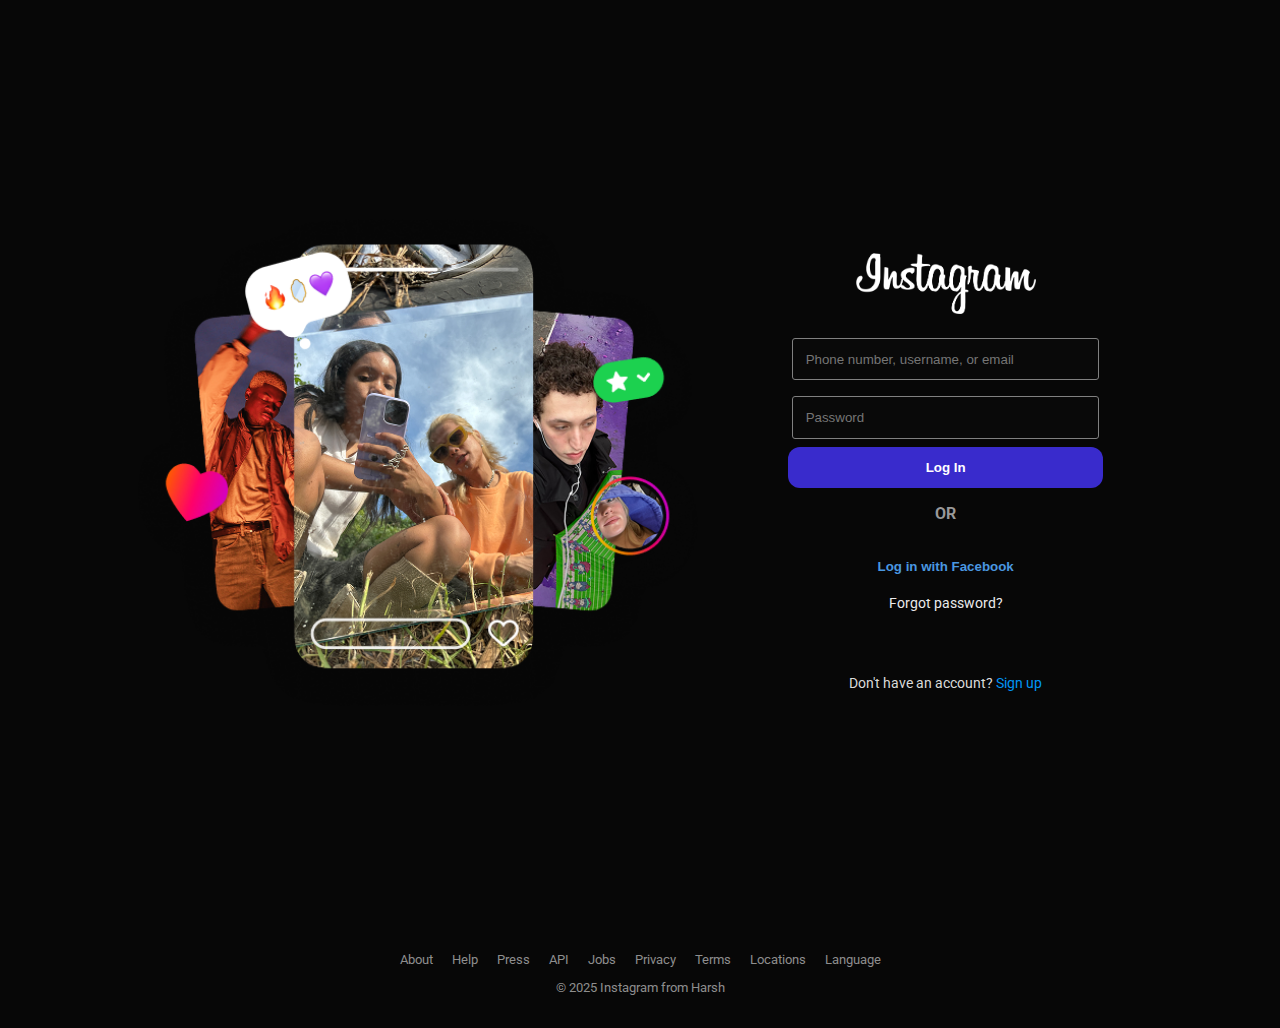
<file: index.html>
<!DOCTYPE html>
<html lang="en">
<head>
  <meta charset="UTF-8" />
  <meta name="viewport" content="width=device-width, initial-scale=1.0" />
  <title>instagram Login</title>
  <link href="https://fonts.googleapis.com/css2?family=Roboto&display=swap" rel="stylesheet">
  <link rel="stylesheet" href="style.css" />
</head>
<body>
  <div class="wrapper">
    <div class="preview">
      <img src="landing-2x.png" alt="App Preview" />
    </div>
    <div class="login-box">
      <h1 class="logo"> <img src="text.png" alt="instagram logo" /></h1>
      <form>
        <input type="text" placeholder="Phone number, username, or email" required />
        <input type="password" placeholder="Password" required />
        <button type="submit">Log In</button>
        <div class="divider">OR</div>
        <button class="fb-login">Log in with Facebook</button>
        <a href="#" class="forgot">Forgot password?</a>
      </form>
      <div class="signup">
        <p>Don't have an account? <a href="#">Sign up</a></p>
      </div>
    </div>
  </div>
  <footer class="footer">
  <div class="footer-links">
    <a href="#">About</a>
    <a href="#">Help</a>
    <a href="#">Press</a>
    <a href="#">API</a>
    <a href="#">Jobs</a>
    <a href="#">Privacy</a>
    <a href="#">Terms</a>
    <a href="#">Locations</a>
    <a href="#">Language</a>
  </div>
  <p class="copyright">© 2025 Instagram from Harsh</p>
</footer>
<script src="inside.js"></script>
</body>
</html>
</file>
<file: style.css>
body {
  margin: 0;
  font-family: 'Roboto', sans-serif;
  background-color: #070707;
}

.wrapper {
  display: flex;
  justify-content: center;
  align-items: center;
  height: 100vh;
  gap: 2rem;
  padding: 1rem;
  background-color: transparent;
}

.preview img {
  height: 500px;
}

.login-box {
  width: 350px;
  background-color: transparent;
  padding: 2rem;
  text-align: center;
}

.logo {
  font-size: 2.5rem;
  font-weight: bold;
  margin-bottom: 1rem;
  color: #262626;
}
.logo img {
  width: 180px; 
  height: auto;
  display: block;
  margin: 0 auto;
}


input {
  width: 80%;
  padding: 0.8rem;
  margin: 0.5rem 0;
  border: 1px solid grey;
  border-radius: 3px;
  background-color: #100d0d46;
  color: grey;
}

button {
  width: 90%;
  padding: 0.8rem;
  background-color: #392bcc;
  color: white;
  border: none;
  border-radius: 12px;
  font-weight: bold;
  cursor: pointer;
}

.fb-login {
  background-color: transparent;
  margin-top: 0.5rem;
  color: #4a97e0;
}

.divider {
  margin: 1rem 0;
  color: #999;
  font-weight: bold;
}

.forgot {
  display: block;
  margin-top: 0.5rem;
  font-size: 0.9rem;
  color: #ebebec;
  text-decoration: none;
}

.signup {
    padding-top: 2rem;
  margin-top: 1rem;
  font-size: 0.9rem;
  color: #dbdbdb;
}

.signup a {
  color: #0095f6;
  text-decoration: none;
}
.footer {
  text-align: center;
  padding: 20px 10px;
  font-size: 0.8rem;
  color: #8e8e8e;
}

.footer-links {
  margin-bottom: 10px;
}

.footer-links a {
  margin: 0 8px;
  color: #8e8e8e;
  text-decoration: none;
}

.footer-links a:hover {
  text-decoration: underline;
}

@media (max-width: 600px) {
  .footer-links {
    display: flex;
    flex-wrap: wrap;
    justify-content: center;
  }

  .footer-links a {
    margin: 5px;
  }
}
</file>
